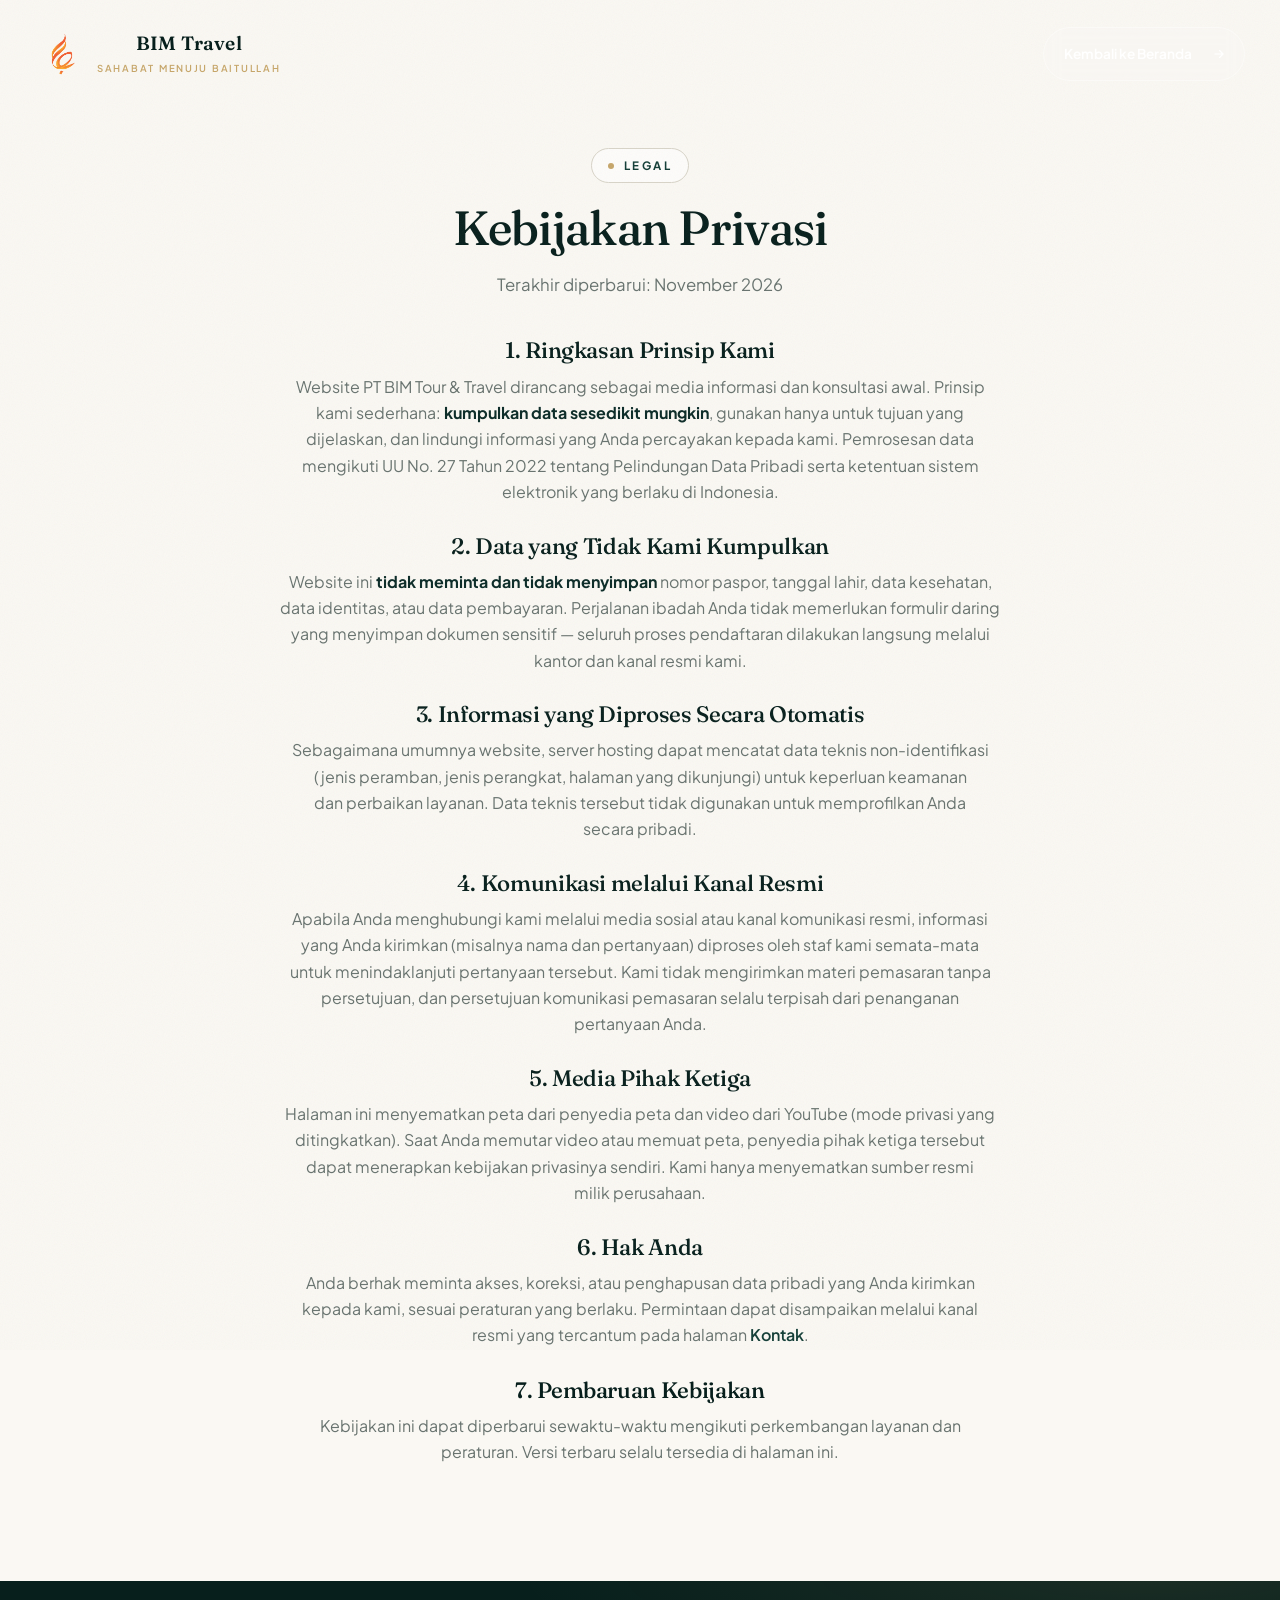
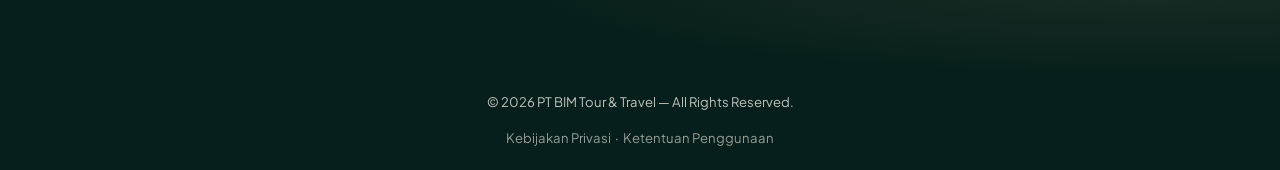
<file: kebijakan-privasi.html>
<!DOCTYPE html>
<html lang="id">
<head>
  <meta charset="UTF-8">
  <meta name="viewport" content="width=device-width, initial-scale=1.0, viewport-fit=cover">
  <title>Kebijakan Privasi | PT BIM Tour &amp; Travel</title>
  <meta name="description" content="Kebijakan privasi website PT BIM Tour & Travel — bagaimana informasi pengunjung diperlakukan, prinsip minimisasi data, dan hak pengguna.">
  <meta name="robots" content="index, follow">
  <link rel="canonical" href="https://bimtravel.co.id/kebijakan-privasi.html">
  <link rel="icon" type="image/png" sizes="32x32" href="assets/img/favicon-32.png">
  <link rel="preconnect" href="https://fonts.googleapis.com">
  <link rel="preconnect" href="https://fonts.gstatic.com" crossorigin>
  <link href="https://fonts.googleapis.com/css2?family=Fraunces:ital,opsz,wght@0,9..144,300..700;1,9..144,300..700&family=Plus+Jakarta+Sans:ital,wght@0,300..800;1,300..800&display=swap" rel="stylesheet">
  <link rel="stylesheet" href="assets/css/style.css">
</head>
<body>
  <a class="skip-link" href="#konten-utama">Langsung ke konten utama</a>
  <div class="grain" aria-hidden="true"></div>

  <header class="site-header" data-header>
    <div class="header-shell">
      <a class="brand" href="index.html" aria-label="BIM Travel — beranda">
        <img src="assets/img/brand/logo-mark.png" alt="" width="44" height="44">
        <span>
          <span class="brand-name">BIM Travel</span>
          <span class="brand-sub">Sahabat Menuju Baitullah</span>
        </span>
      </a>
      <span class="header-cta">
        <a class="btn btn--ghost btn--sm" href="index.html#kontak">
          Kembali ke Beranda
          <span class="btn-ico" aria-hidden="true">
            <svg width="14" height="14" viewBox="0 0 24 24" fill="none" stroke="currentColor" stroke-width="2" stroke-linecap="round" stroke-linejoin="round"><path d="M5 12h14M13 6l6 6-6 6"/></svg>
          </span>
        </a>
      </span>
      <button class="nav-toggle" type="button" aria-expanded="false" aria-controls="menu-mobile" aria-label="Buka menu" onclick="window.location.href='index.html'" title="Kembali ke beranda">
        <span class="bar" aria-hidden="true" style="transform:translate(-50%,-50%) rotate(45deg)"></span>
        <span class="bar" aria-hidden="true" style="transform:translate(-50%,-50%) rotate(-45deg)"></span>
      </button>
    </div>
  </header>

  <main id="konten-utama">
    <section class="section" style="padding-top: calc(var(--header-h) + 64px)">
      <div class="container" style="max-width: 860px">
        <p class="eyebrow">Legal</p>
        <h1 class="section-title" style="margin-top:18px">Kebijakan Privasi</h1>
        <p class="section-lead" style="margin-top:16px">Terakhir diperbarui: November 2026</p>

        <div style="margin-top:40px; display:grid; gap:28px; color:var(--text)">
          <div>
            <h2 style="font-size:1.4rem; color:var(--emerald-950)">1. Ringkasan Prinsip Kami</h2>
            <p style="margin-top:10px; color:var(--muted)">Website PT BIM Tour &amp; Travel dirancang sebagai media informasi dan konsultasi awal. Prinsip kami sederhana: <strong style="color:var(--emerald-900)">kumpulkan data sesedikit mungkin</strong>, gunakan hanya untuk tujuan yang dijelaskan, dan lindungi informasi yang Anda percayakan kepada kami. Pemrosesan data mengikuti UU No. 27 Tahun 2022 tentang Pelindungan Data Pribadi serta ketentuan sistem elektronik yang berlaku di Indonesia.</p>
          </div>
          <div>
            <h2 style="font-size:1.4rem; color:var(--emerald-950)">2. Data yang Tidak Kami Kumpulkan</h2>
            <p style="margin-top:10px; color:var(--muted)">Website ini <strong style="color:var(--emerald-900)">tidak meminta dan tidak menyimpan</strong> nomor paspor, tanggal lahir, data kesehatan, data identitas, atau data pembayaran. Perjalanan ibadah Anda tidak memerlukan formulir daring yang menyimpan dokumen sensitif — seluruh proses pendaftaran dilakukan langsung melalui kantor dan kanal resmi kami.</p>
          </div>
          <div>
            <h2 style="font-size:1.4rem; color:var(--emerald-950)">3. Informasi yang Diproses Secara Otomatis</h2>
            <p style="margin-top:10px; color:var(--muted)">Sebagaimana umumnya website, server hosting dapat mencatat data teknis non-identifikasi (jenis peramban, jenis perangkat, halaman yang dikunjungi) untuk keperluan keamanan dan perbaikan layanan. Data teknis tersebut tidak digunakan untuk memprofilkan Anda secara pribadi.</p>
          </div>
          <div>
            <h2 style="font-size:1.4rem; color:var(--emerald-950)">4. Komunikasi melalui Kanal Resmi</h2>
            <p style="margin-top:10px; color:var(--muted)">Apabila Anda menghubungi kami melalui media sosial atau kanal komunikasi resmi, informasi yang Anda kirimkan (misalnya nama dan pertanyaan) diproses oleh staf kami semata-mata untuk menindaklanjuti pertanyaan tersebut. Kami tidak mengirimkan materi pemasaran tanpa persetujuan, dan persetujuan komunikasi pemasaran selalu terpisah dari penanganan pertanyaan Anda.</p>
          </div>
          <div>
            <h2 style="font-size:1.4rem; color:var(--emerald-950)">5. Media Pihak Ketiga</h2>
            <p style="margin-top:10px; color:var(--muted)">Halaman ini menyematkan peta dari penyedia peta dan video dari YouTube (mode privasi yang ditingkatkan). Saat Anda memutar video atau memuat peta, penyedia pihak ketiga tersebut dapat menerapkan kebijakan privasinya sendiri. Kami hanya menyematkan sumber resmi milik perusahaan.</p>
          </div>
          <div>
            <h2 style="font-size:1.4rem; color:var(--emerald-950)">6. Hak Anda</h2>
            <p style="margin-top:10px; color:var(--muted)">Anda berhak meminta akses, koreksi, atau penghapusan data pribadi yang Anda kirimkan kepada kami, sesuai peraturan yang berlaku. Permintaan dapat disampaikan melalui kanal resmi yang tercantum pada halaman <a class="text-link" href="index.html#kontak">Kontak</a>.</p>
          </div>
          <div>
            <h2 style="font-size:1.4rem; color:var(--emerald-950)">7. Pembaruan Kebijakan</h2>
            <p style="margin-top:10px; color:var(--muted)">Kebijakan ini dapat diperbarui sewaktu-waktu mengikuti perkembangan layanan dan peraturan. Versi terbaru selalu tersedia di halaman ini.</p>
          </div>
        </div>
      </div>
    </section>
  </main>

  <footer class="site-footer">
    <div class="footer-bottom" style="border-top:0">
      <div class="container row">
        <p>© <span data-year>2026</span> PT BIM Tour &amp; Travel — All Rights Reserved.</p>
        <p>
          <a href="kebijakan-privasi.html">Kebijakan Privasi</a> &nbsp;·&nbsp;
          <a href="ketentuan-penggunaan.html">Ketentuan Penggunaan</a>
        </p>
      </div>
    </div>
  </footer>

  <script src="assets/js/main.js" defer></script>
</body>
</html>
</file>
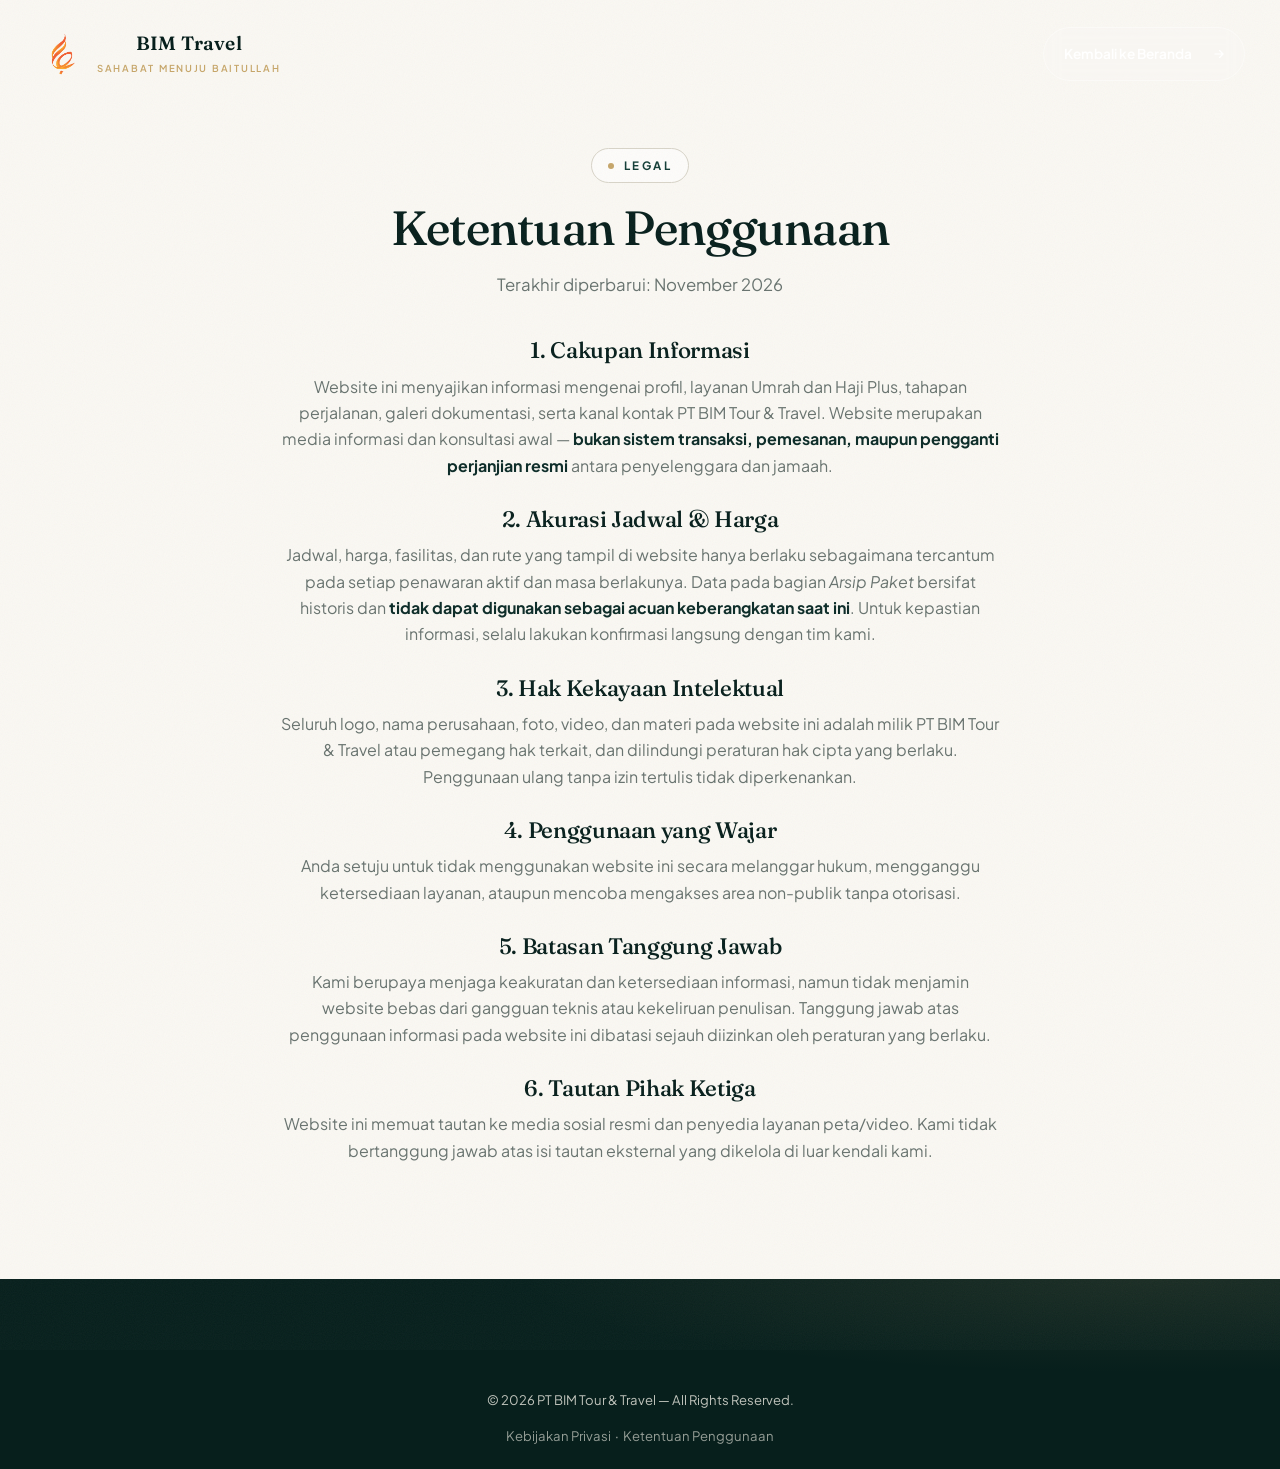
<file: ketentuan-penggunaan.html>
<!DOCTYPE html>
<html lang="id">
<head>
  <meta charset="UTF-8">
  <meta name="viewport" content="width=device-width, initial-scale=1.0, viewport-fit=cover">
  <title>Ketentuan Penggunaan | PT BIM Tour &amp; Travel</title>
  <meta name="description" content="Ketentuan penggunaan website PT BIM Tour & Travel — cakupan informasi, hak kekayaan intelektual, dan batasan tanggung jawab.">
  <meta name="robots" content="index, follow">
  <link rel="canonical" href="https://bimtravel.co.id/ketentuan-penggunaan.html">
  <link rel="icon" type="image/png" sizes="32x32" href="assets/img/favicon-32.png">
  <link rel="preconnect" href="https://fonts.googleapis.com">
  <link rel="preconnect" href="https://fonts.gstatic.com" crossorigin>
  <link href="https://fonts.googleapis.com/css2?family=Fraunces:ital,opsz,wght@0,9..144,300..700;1,9..144,300..700&family=Plus+Jakarta+Sans:ital,wght@0,300..800;1,300..800&display=swap" rel="stylesheet">
  <link rel="stylesheet" href="assets/css/style.css">
</head>
<body>
  <a class="skip-link" href="#konten-utama">Langsung ke konten utama</a>
  <div class="grain" aria-hidden="true"></div>

  <header class="site-header" data-header>
    <div class="header-shell">
      <a class="brand" href="index.html" aria-label="BIM Travel — beranda">
        <img src="assets/img/brand/logo-mark.png" alt="" width="44" height="44">
        <span>
          <span class="brand-name">BIM Travel</span>
          <span class="brand-sub">Sahabat Menuju Baitullah</span>
        </span>
      </a>
      <span class="header-cta">
        <a class="btn btn--ghost btn--sm" href="index.html#kontak">
          Kembali ke Beranda
          <span class="btn-ico" aria-hidden="true">
            <svg width="14" height="14" viewBox="0 0 24 24" fill="none" stroke="currentColor" stroke-width="2" stroke-linecap="round" stroke-linejoin="round"><path d="M5 12h14M13 6l6 6-6 6"/></svg>
          </span>
        </a>
      </span>
      <button class="nav-toggle" type="button" aria-expanded="false" aria-controls="menu-mobile" aria-label="Buka menu" onclick="window.location.href='index.html'" title="Kembali ke beranda">
        <span class="bar" aria-hidden="true" style="transform:translate(-50%,-50%) rotate(45deg)"></span>
        <span class="bar" aria-hidden="true" style="transform:translate(-50%,-50%) rotate(-45deg)"></span>
      </button>
    </div>
  </header>

  <main id="konten-utama">
    <section class="section" style="padding-top: calc(var(--header-h) + 64px)">
      <div class="container" style="max-width: 860px">
        <p class="eyebrow">Legal</p>
        <h1 class="section-title" style="margin-top:18px">Ketentuan Penggunaan</h1>
        <p class="section-lead" style="margin-top:16px">Terakhir diperbarui: November 2026</p>

        <div style="margin-top:40px; display:grid; gap:28px; color:var(--text)">
          <div>
            <h2 style="font-size:1.4rem; color:var(--emerald-950)">1. Cakupan Informasi</h2>
            <p style="margin-top:10px; color:var(--muted)">Website ini menyajikan informasi mengenai profil, layanan Umrah dan Haji Plus, tahapan perjalanan, galeri dokumentasi, serta kanal kontak PT BIM Tour &amp; Travel. Website merupakan media informasi dan konsultasi awal — <strong style="color:var(--emerald-900)">bukan sistem transaksi, pemesanan, maupun pengganti perjanjian resmi</strong> antara penyelenggara dan jamaah.</p>
          </div>
          <div>
            <h2 style="font-size:1.4rem; color:var(--emerald-950)">2. Akurasi Jadwal &amp; Harga</h2>
            <p style="margin-top:10px; color:var(--muted)">Jadwal, harga, fasilitas, dan rute yang tampil di website hanya berlaku sebagaimana tercantum pada setiap penawaran aktif dan masa berlakunya. Data pada bagian <em>Arsip Paket</em> bersifat historis dan <strong style="color:var(--emerald-900)">tidak dapat digunakan sebagai acuan keberangkatan saat ini</strong>. Untuk kepastian informasi, selalu lakukan konfirmasi langsung dengan tim kami.</p>
          </div>
          <div>
            <h2 style="font-size:1.4rem; color:var(--emerald-950)">3. Hak Kekayaan Intelektual</h2>
            <p style="margin-top:10px; color:var(--muted)">Seluruh logo, nama perusahaan, foto, video, dan materi pada website ini adalah milik PT BIM Tour &amp; Travel atau pemegang hak terkait, dan dilindungi peraturan hak cipta yang berlaku. Penggunaan ulang tanpa izin tertulis tidak diperkenankan.</p>
          </div>
          <div>
            <h2 style="font-size:1.4rem; color:var(--emerald-950)">4. Penggunaan yang Wajar</h2>
            <p style="margin-top:10px; color:var(--muted)">Anda setuju untuk tidak menggunakan website ini secara melanggar hukum, mengganggu ketersediaan layanan, ataupun mencoba mengakses area non-publik tanpa otorisasi.</p>
          </div>
          <div>
            <h2 style="font-size:1.4rem; color:var(--emerald-950)">5. Batasan Tanggung Jawab</h2>
            <p style="margin-top:10px; color:var(--muted)">Kami berupaya menjaga keakuratan dan ketersediaan informasi, namun tidak menjamin website bebas dari gangguan teknis atau kekeliruan penulisan. Tanggung jawab atas penggunaan informasi pada website ini dibatasi sejauh diizinkan oleh peraturan yang berlaku.</p>
          </div>
          <div>
            <h2 style="font-size:1.4rem; color:var(--emerald-950)">6. Tautan Pihak Ketiga</h2>
            <p style="margin-top:10px; color:var(--muted)">Website ini memuat tautan ke media sosial resmi dan penyedia layanan peta/video. Kami tidak bertanggung jawab atas isi tautan eksternal yang dikelola di luar kendali kami.</p>
          </div>
        </div>
      </div>
    </section>
  </main>

  <footer class="site-footer">
    <div class="footer-bottom" style="border-top:0">
      <div class="container row">
        <p>© <span data-year>2026</span> PT BIM Tour &amp; Travel — All Rights Reserved.</p>
        <p>
          <a href="kebijakan-privasi.html">Kebijakan Privasi</a> &nbsp;·&nbsp;
          <a href="ketentuan-penggunaan.html">Ketentuan Penggunaan</a>
        </p>
      </div>
    </div>
  </footer>

  <script src="assets/js/main.js" defer></script>
</body>
</html>
</file>
<file: assets/css/style.css>
/* ==========================================================================
   BIM TRAVEL — PT BIM Tour & Travel
   Design System · Editorial Luxury (UIRD v1.0)
   Palette  : Deep Emerald #123D36 · Champagne #C6A66A · Warm Ivory #FAF8F3
   Type     : Fraunces (display serif) · Plus Jakarta Sans (UI/body)
   ========================================================================== */

/* ---------- 1. Tokens ---------------------------------------------------- */
:root {
  /* Brand palette (UIRD §2) */
  --emerald-950: #071F1C;
  --emerald-900: #0B2B27;
  --emerald-800: #123D36;
  --emerald-700: #1A5147;
  --emerald-600: #23665A;
  --champagne-500: #C6A66A;
  --champagne-400: #D4BA85;
  --champagne-300: #E2CFa3;
  --champagne-100: #F2E8D2;
  --ivory: #FAF8F3;
  --ivory-deep: #F4F1E8;
  --surface: #FFFFFF;
  --text: #202826;
  --muted: #68736F;
  --muted-2: #8B948F;
  --border: #E7E4DC;
  --border-strong: #D8D4C8;

  /* Semantic */
  --bg: var(--ivory);
  --header-h: 84px;
  --header-h-compact: 68px;

  /* Type scale (fluid) */
  --fs-hero: clamp(1.25rem, 7vw, 4rem);
  --fs-h2: clamp(1.9rem, 1.2rem + 2.4vw, 3rem);
  --fs-h3: clamp(1.25rem, 1.05rem + 0.8vw, 1.6rem);
  --fs-body: 1rem;
  --fs-small: 0.875rem;
  --fs-eyebrow: 0.72rem;

  /* Motion */
  --ease-out: cubic-bezier(0.32, 0.72, 0, 1);
  --ease-spring: cubic-bezier(0.34, 1.56, 0.64, 1);
  --dur-fast: 180ms;
  --dur-med: 240ms;
  --dur-slow: 700ms;

  /* Depth */
  --ring-hairline: 0 0 0 1px rgba(11, 43, 39, 0.06);
  --shadow-soft: 0 24px 48px -24px rgba(11, 43, 39, 0.22);
  --shadow-ambient: 0 12px 32px -16px rgba(11, 43, 39, 0.14);
  --shadow-lift: 0 32px 64px -28px rgba(11, 43, 39, 0.32);

  --radius-card: 20px;
  --radius-inner: 14px;
  --radius-shell: 26px;
}

/* ---------- 2. Reset & base --------------------------------------------- */
*, *::before, *::after { box-sizing: border-box; }
* { margin: 0; }

html {
  scroll-behavior: smooth;
  -webkit-text-size-adjust: 100%;
}

body {
  font-family: "Plus Jakarta Sans", "Segoe UI", system-ui, sans-serif;
  font-size: var(--fs-body);
  line-height: 1.65;
  text-align: center;
  color: var(--text);
  background: var(--bg);
  -webkit-font-smoothing: antialiased;
  overflow-x: clip;
}

img, svg, video, iframe { display: block; max-width: 100%; }
img { height: auto; }

h1, h2, h3, h4 {
  font-family: "Fraunces", Georgia, serif;
  font-weight: 500;
  line-height: 1.12;
  letter-spacing: -0.015em;
  text-wrap: balance;
}

p { text-wrap: pretty; }

a { color: inherit; }

button {
  font: inherit;
  color: inherit;
  background: none;
  border: 0;
  cursor: pointer;
}

ul[role="list"], ol[role="list"] { list-style: none; padding: 0; }

::selection { background: var(--champagne-100); color: var(--emerald-900); }

/* Focus — WCAG 2.2: selalu terlihat */
:focus-visible {
  outline: 2px solid var(--champagne-500);
  outline-offset: 3px;
  border-radius: 4px;
}

/* Skip link */
.skip-link {
  position: fixed;
  top: 12px; left: 12px;
  z-index: 200;
  padding: 12px 20px;
  background: var(--emerald-900);
  color: #fff;
  border-radius: 999px;
  font-weight: 600;
  text-decoration: none;
  transform: translateY(-200%);
  transition: transform var(--dur-fast) var(--ease-out);
}
.skip-link:focus-visible { transform: translateY(0); }

/* Film grain — fixed, non-interactive */
.grain {
  position: fixed;
  inset: -50%;
  z-index: 90;
  pointer-events: none;
  opacity: 0.05;
  background-image: url("data:image/svg+xml,%3Csvg xmlns='http://www.w3.org/2000/svg' width='240' height='240'%3E%3Cfilter id='n'%3E%3CfeTurbulence type='fractalNoise' baseFrequency='0.9' numOctaves='2' stitchTiles='stitch'/%3E%3C/filter%3E%3Crect width='100%25' height='100%25' filter='url(%23n)'/%3E%3C/svg%3E");
}

/* ---------- 3. Layout primitives ---------------------------------------- */
.container {
  width: min(1240px, 100% - 48px);
  margin-inline: auto;
}

.section {
  padding-block: clamp(72px, 9vw, 128px);
  scroll-margin-top: calc(var(--header-h) + 24px);
}
.section p { max-width: 60ch; margin-inline: auto; }

.section--ivory { background: var(--ivory); }
.section--white { background: var(--surface); }
.section--dark {
  background:
    radial-gradient(120% 90% at 85% -10%, rgba(198, 166, 106, 0.12), transparent 55%),
    linear-gradient(160deg, var(--emerald-900), var(--emerald-950));
  color: #F4F1E8;
}

.section-head {
  max-width: 720px;
  margin-inline: auto;
  margin-bottom: clamp(36px, 5vw, 64px);
  text-align: center;
}
.section-head--center { margin-inline: auto; text-align: center; }

.eyebrow {
  display: inline-flex;
  align-items: center;
  gap: 10px;
  padding: 7px 16px;
  border: 1px solid var(--border-strong);
  border-radius: 999px;
  background: rgba(255, 255, 255, 0.6);
  font-size: var(--fs-eyebrow);
  font-weight: 700;
  letter-spacing: 0.22em;
  text-transform: uppercase;
  color: var(--emerald-800);
}
.eyebrow::before {
  content: "";
  width: 6px; height: 6px;
  border-radius: 50%;
  background: var(--champagne-500);
}
.section--dark .eyebrow {
  border-color: rgba(198, 166, 106, 0.35);
  background: rgba(198, 166, 106, 0.08);
  color: var(--champagne-400);
}

.section-title { margin-top: 18px; font-size: var(--fs-h2); color: var(--emerald-950); text-align: center; }
.section--dark .section-title { color: #FFFFFF; text-align: center; }

.section-lead {
  margin-top: 16px;
  margin-inline: auto;
  color: var(--muted);
  font-size: 1.05rem;
  max-width: 60ch;
  text-align: center;
}
.section-head--center .section-lead { margin-inline: auto; text-align: center; }
.section--dark .section-lead { color: rgba(244, 241, 232, 0.72); text-align: center; }

/* ---------- 4. Buttons --------------------------------------------------- */
.btn {
  position: relative;
  display: inline-flex;
  align-items: center;
  gap: 12px;
  padding: 14px 12px 14px 26px;
  border-radius: 999px;
  font-weight: 600;
  font-size: 0.95rem;
  line-height: 1;
  text-decoration: none;
  white-space: nowrap;
  transition:
    transform var(--dur-fast) var(--ease-out),
    background-color var(--dur-med) var(--ease-out),
    box-shadow var(--dur-med) var(--ease-out),
    color var(--dur-med) var(--ease-out);
}
.btn:active { transform: scale(0.97); }

.btn .btn-ico {
  display: grid;
  place-items: center;
  width: 34px; height: 34px;
  border-radius: 50%;
  flex: none;
  transition: transform var(--dur-med) var(--ease-spring);
}
.btn:hover .btn-ico { transform: translateX(3px); }

.btn--primary {
  background: var(--emerald-800);
  color: #fff;
  box-shadow: var(--shadow-ambient);
}
.btn--primary .btn-ico { background: rgba(255, 255, 255, 0.14); }
.btn--primary:hover {
  background: var(--emerald-700);
  box-shadow: var(--shadow-soft);
}

.btn--gold {
  background: var(--champagne-500);
  color: var(--emerald-950);
  box-shadow: var(--shadow-ambient);
}
.btn--gold .btn-ico { background: rgba(11, 43, 39, 0.12); }
.btn--gold:hover { background: var(--champagne-400); box-shadow: var(--shadow-soft); }

.btn--ghost {
  padding: 13px 24px;
  border: 1px solid rgba(255, 255, 255, 0.38);
  color: #fff;
  backdrop-filter: blur(8px);
  background: rgba(255, 255, 255, 0.08);
}
.btn--ghost:hover { background: rgba(255, 255, 255, 0.16); }

.btn--outline {
  padding: 13px 24px;
  border: 1px solid var(--border-strong);
  color: var(--emerald-900);
  background: transparent;
}
.btn--outline:hover { border-color: var(--emerald-800); background: rgba(18, 61, 54, 0.05); }

.btn--sm { padding: 11px 10px 11px 20px; font-size: 0.85rem; }
.btn--sm .btn-ico { width: 30px; height: 30px; }

.text-link {
  display: inline-flex;
  align-items: center;
  gap: 8px;
  font-weight: 600;
  color: var(--emerald-800);
  text-decoration: none;
  border-bottom: 1px solid transparent;
  transition: color var(--dur-fast) var(--ease-out), gap var(--dur-med) var(--ease-out);
}
.text-link:hover { gap: 12px; color: var(--emerald-600); }

/* ---------- 5. Header / nav (Fluid Island) ------------------------------- */
.site-header {
  position: fixed;
  inset-inline: 0;
  top: 0;
  z-index: 100;
  padding-top: 14px;
  transition: padding var(--dur-med) var(--ease-out);
}
.header-shell {
  display: flex;
  align-items: center;
  gap: 20px;
  width: min(1240px, 100% - 32px);
  margin-inline: auto;
  padding: 12px 14px 12px 20px;
  border-radius: 999px;
  border: 1px solid transparent;
  transition:
    background-color var(--dur-med) var(--ease-out),
    border-color var(--dur-med) var(--ease-out),
    box-shadow var(--dur-med) var(--ease-out);
}
.site-header.is-scrolled .header-shell {
  background: rgba(250, 248, 243, 0.82);
  -webkit-backdrop-filter: blur(18px);
  backdrop-filter: blur(18px);
  border-color: rgba(11, 43, 39, 0.08);
  box-shadow: var(--shadow-ambient);
}

.brand {
  display: inline-flex;
  align-items: center;
  gap: 12px;
  text-decoration: none;
  margin-right: auto;
}
.brand img { width: 44px; height: 44px; object-fit: contain; }
.brand .brand-name {
  font-family: "Fraunces", Georgia, serif;
  font-size: 1.2rem;
  font-weight: 600;
  color: var(--emerald-950);
  line-height: 1;
  letter-spacing: 0.01em;
}
.brand .brand-sub {
  display: block;
  font-family: "Plus Jakarta Sans", sans-serif;
  font-size: 0.6rem;
  font-weight: 600;
  letter-spacing: 0.18em;
  text-transform: uppercase;
  color: var(--champagne-500);
  margin-top: 4px;
}

.nav-desktop ul {
  display: flex;
  align-items: center;
  gap: 4px;
  list-style: none;
  padding: 0;
  margin: 0;
}
.nav-desktop a {
  display: inline-block;
  padding: 9px 16px;
  border-radius: 999px;
  font-size: 0.9rem;
  font-weight: 600;
  color: var(--emerald-950);
  text-decoration: none;
  transition: background-color var(--dur-fast) var(--ease-out), color var(--dur-fast) var(--ease-out);
}
.nav-desktop a:hover { background: rgba(18, 61, 54, 0.08); }
.nav-desktop a.is-active {
  background: var(--emerald-800);
  color: #fff;
}

.header-cta { display: inline-flex; }
.site-header.is-scrolled .header-cta .btn--ghost {
  background: var(--emerald-800);
  border-color: var(--emerald-800);
}
.header-cta .btn--ghost:hover { background: var(--emerald-700); border-color: var(--emerald-700); }

/* Hamburger */
.nav-toggle {
  display: none;
  position: relative;
  width: 46px; height: 46px;
  border-radius: 50%;
  background: var(--emerald-800);
  flex: none;
}
.nav-toggle .bar {
  position: absolute;
  left: 50%; top: 50%;
  width: 20px; height: 1.8px;
  border-radius: 2px;
  background: #fff;
  transition: transform var(--dur-med) var(--ease-out), opacity var(--dur-fast);
}
.nav-toggle .bar:nth-child(1) { transform: translate(-50%, calc(-50% - 5px)); }
.nav-toggle .bar:nth-child(2) { transform: translate(-50%, calc(-50% + 5px)); }
.nav-toggle[aria-expanded="true"] .bar:nth-child(1) { transform: translate(-50%, -50%) rotate(45deg); }
.nav-toggle[aria-expanded="true"] .bar:nth-child(2) { transform: translate(-50%, -50%) rotate(-45deg); }

/* Mobile drawer */
.nav-mobile {
  position: fixed;
  inset: 0;
  z-index: 99;
  display: grid;
  grid-template-rows: auto 1fr auto;
  padding: calc(var(--header-h-compact) + 24px) 24px 32px;
  background: rgba(7, 31, 28, 0.9);
  -webkit-backdrop-filter: blur(24px);
  backdrop-filter: blur(24px);
  color: #fff;
  opacity: 0;
  visibility: hidden;
  transition: opacity var(--dur-med) var(--ease-out), visibility 0s linear var(--dur-med);
}
.nav-mobile.is-open { opacity: 1; visibility: visible; transition-delay: 0s; }
.nav-mobile ul { list-style: none; padding: 0; margin: 0; align-self: center; }
.nav-mobile li {
  transform: translateY(24px);
  opacity: 0;
  transition: transform var(--dur-slow) var(--ease-out), opacity var(--dur-slow) var(--ease-out);
}
.nav-mobile.is-open li { transform: none; opacity: 1; }
.nav-mobile.is-open li:nth-child(1) { transition-delay: 60ms; }
.nav-mobile.is-open li:nth-child(2) { transition-delay: 110ms; }
.nav-mobile.is-open li:nth-child(3) { transition-delay: 160ms; }
.nav-mobile.is-open li:nth-child(4) { transition-delay: 210ms; }
.nav-mobile.is-open li:nth-child(5) { transition-delay: 260ms; }
.nav-mobile.is-open li:nth-child(6) { transition-delay: 310ms; }
.nav-mobile.is-open li:nth-child(7) { transition-delay: 360ms; }
.nav-mobile.is-open li:nth-child(8) { transition-delay: 410ms; }
.nav-mobile > ul a {
  display: block;
  padding: 12px 4px;
  font-family: "Fraunces", Georgia, serif;
  font-size: clamp(1.2rem, 5vw, 1.6rem);
  font-weight: 500;
  color: #fff;
  text-decoration: none;
  border-bottom: 1px solid rgba(255, 255, 255, 0.08);
}
.nav-mobile > ul a span {
  font-family: "Plus Jakarta Sans", sans-serif;
  font-size: 0.6rem;
  font-weight: 600;
  letter-spacing: 0.2em;
  color: var(--champagne-400);
  margin-right: 10px;
  vertical-align: middle;
}
.nav-mobile-foot {
  display: flex;
  flex-direction: column;
  gap: 18px;
  align-items: center;
}
.nav-mobile-foot .socials { margin-left: 2px; }

/* ---------- 6. Socials ---------------------------------------------------- */
.socials {
  display: flex;
  align-items: center;
  gap: 10px;
  list-style: none;
  padding: 0; margin: 0;
}
.socials a {
  display: grid;
  place-items: center;
  width: 42px; height: 42px;
  border-radius: 50%;
  border: 1px solid rgba(11, 43, 39, 0.14);
  color: var(--emerald-900);
  transition: background-color var(--dur-fast) var(--ease-out), color var(--dur-fast) var(--ease-out),
    border-color var(--dur-fast) var(--ease-out), transform var(--dur-fast) var(--ease-spring);
}
.socials a:hover { background: var(--emerald-800); border-color: var(--emerald-800); color: #fff; transform: translateY(-2px); }
.section--dark .socials a, .socials--light a {
  border-color: rgba(255, 255, 255, 0.22);
  color: #fff;
}
.section--dark .socials a:hover, .socials--light a:hover { background: var(--champagne-500); border-color: var(--champagne-500); color: var(--emerald-950); }

/* ---------- 7. Hero ------------------------------------------------------- */
.hero {
  position: relative;
  min-height: min(100dvh, 860px);
  display: flex;
  flex-direction: column;
  justify-content: flex-end;
  padding: calc(var(--header-h) + 40px) 0 200px;
  color: #fff;
  isolation: isolate;
}
.hero-bg {
  position: absolute;
  inset: 0;
  z-index: -2;
  overflow: clip;
}
.hero-bg img {
  width: 100%; height: 100%;
  object-fit: cover;
  object-position: center 62%;
  animation: heroZoom 22s var(--ease-out) forwards;
}
@keyframes heroZoom { from { transform: scale(1.08); } to { transform: scale(1); } }
.hero-bg::after {
  content: "";
  position: absolute;
  inset: 0;
  background:
    linear-gradient(to bottom, rgba(7, 31, 28, 0.62) 0%, rgba(7, 31, 28, 0.18) 42%, rgba(7, 31, 28, 0.78) 100%),
    radial-gradient(90% 70% at 18% 78%, rgba(7, 31, 28, 0.55), transparent 60%);
}

.hero-inner {
  max-width: 880px;
  margin-inline: auto;
  text-align: center;
}
.hero-eyebrow {
  display: inline-flex;
  align-items: center;
  gap: 10px;
  padding: 8px 18px;
  border-radius: 999px;
  border: 1px solid rgba(255, 255, 255, 0.28);
  background: rgba(255, 255, 255, 0.1);
  -webkit-backdrop-filter: blur(10px);
  backdrop-filter: blur(10px);
  font-size: var(--fs-eyebrow);
  font-weight: 700;
  letter-spacing: 0.24em;
  text-transform: uppercase;
}
.hero-eyebrow::before {
  content: "✦";
  color: var(--champagne-400);
  font-size: 0.8rem;
  letter-spacing: 0;
}
.hero h1 {
  margin-top: 22px;
  font-size: var(--fs-hero);
  font-weight: 550;
  color: #fff;
  white-space: nowrap;
}
.hero h1 .accent { color: var(--champagne-400); font-style: italic; font-weight: 480; }
.hero-tagline {
  display: flex;
  align-items: center;
  gap: 14px;
  margin-top: 20px;
  font-family: "Fraunces", Georgia, serif;
  font-size: clamp(1.15rem, 0.9rem + 1vw, 1.5rem);
  color: rgba(255, 255, 255, 0.92);
  justify-content: center;
}
.hero-tagline::before, .hero-tagline::after {
  content: "";
  height: 1px;
  width: clamp(28px, 6vw, 64px);
  background: linear-gradient(90deg, transparent, rgba(198, 166, 106, 0.9));
}
.hero-tagline::after { background: linear-gradient(90deg, rgba(198, 166, 106, 0.9), transparent); }
.hero-actions {
  display: flex;
  flex-wrap: wrap;
  gap: 14px;
  margin-top: 34px;
  justify-content: center;
}

/* Countdown card — mengambang menembus tepi hero */
.countdown-wrap { position: relative; margin-top: -150px; z-index: 5; }
.countdown {
  display: grid;
  grid-template-columns: 1.25fr repeat(4, 1fr);
  align-items: stretch;
  gap: 0;
  padding: 10px;
  border-radius: var(--radius-shell);
  border: 1px solid rgba(11, 43, 39, 0.07);
  background: rgba(255, 255, 255, 0.72);
  -webkit-backdrop-filter: blur(20px);
  backdrop-filter: blur(20px);
  box-shadow: var(--shadow-lift);
}
.countdown-label {
  display: flex;
  flex-direction: column;
  justify-content: center;
  gap: 6px;
  padding: 18px 22px;
}
.countdown-label strong {
  font-family: "Fraunces", Georgia, serif;
  font-size: 1.05rem;
  font-weight: 600;
  color: var(--emerald-950);
  line-height: 1.3;
}
.countdown-label small { color: var(--muted); font-size: 0.78rem; }
.cd-cell {
  display: grid;
  place-content: center;
  text-align: center;
  padding: 16px 8px;
  border-left: 1px solid rgba(11, 43, 39, 0.08);
}
.cd-num {
  font-family: "Fraunces", Georgia, serif;
  font-size: clamp(1.7rem, 1.2rem + 1.6vw, 2.4rem);
  font-weight: 550;
  color: var(--emerald-800);
  font-variant-numeric: tabular-nums;
}
.cd-cap {
  font-size: 0.66rem;
  font-weight: 700;
  letter-spacing: 0.16em;
  text-transform: uppercase;
  color: var(--muted-2);
  margin-top: 2px;
}
.countdown.is-pending { grid-template-columns: 1fr; }
.countdown-pending {
  display: flex;
  flex-direction: column;
  align-items: center;
  gap: 14px;
  padding: 20px 24px;
  color: var(--emerald-950);
}
.countdown-pending svg { flex: none; color: var(--champagne-500); }
.countdown-pending strong { display: block; font-family: "Fraunces", Georgia, serif; font-size: 1.05rem; }
.countdown-pending small { color: var(--muted); }

/* ---------- 8. Double-bezel cards (umum) ---------------------------------- */
.shell {
  padding: 10px;
  border-radius: var(--radius-shell);
  background: rgba(11, 43, 39, 0.045);
  box-shadow: var(--ring-hairline);
}
.core {
  border-radius: calc(var(--radius-shell) - 8px);
  background: var(--surface);
  box-shadow: inset 0 1px 0 rgba(255, 255, 255, 0.6);
  overflow: hidden;
  height: 100%;
}

/* ---------- 9. Profil & Visi-Misi ----------------------------------------- */
.profil-grid {
  display: grid;
  grid-template-columns: 0.9fr 1.1fr;
  gap: clamp(32px, 5vw, 72px);
  align-items: start;
}
.visi-card {
  padding: clamp(28px, 3vw, 40px);
  border-radius: var(--radius-shell);
  background:
    radial-gradient(120% 120% at 100% 0%, rgba(198, 166, 106, 0.14), transparent 50%),
    linear-gradient(155deg, var(--emerald-800), var(--emerald-950));
  color: #fff;
  box-shadow: var(--shadow-lift);
  position: relative;
}
.visi-card .q {
  font-family: "Fraunces", Georgia, serif;
  font-size: 4.6rem;
  line-height: 0.6;
  color: var(--champagne-400);
  opacity: 0.85;
}
.visi-card h3 {
  margin-top: 16px;
  font-size: 0.8rem;
  font-family: "Plus Jakarta Sans", sans-serif;
  font-weight: 700;
  letter-spacing: 0.28em;
  text-transform: uppercase;
  color: var(--champagne-400);
}
.visi-card p {
  margin-top: 14px;
  font-family: "Fraunces", Georgia, serif;
  font-size: clamp(1.25rem, 1rem + 1vw, 1.7rem);
  line-height: 1.4;
  font-weight: 450;
}
.misi-list {
  list-style: none;
  padding: 0;
  margin: 0;
  display: grid;
  gap: 14px;
}
.misi-list li {
  display: grid;
  grid-template-columns: 1fr;
  gap: 14px;
  justify-items: center;
  padding: 20px 24px;
  background: var(--surface);
  border: 1px solid var(--border);
  border-radius: var(--radius-inner);
  transition: border-color var(--dur-med) var(--ease-out), box-shadow var(--dur-med) var(--ease-out), transform var(--dur-med) var(--ease-out);
}
.misi-list li:hover {
  border-color: rgba(198, 166, 106, 0.5);
  box-shadow: var(--shadow-ambient);
  transform: translateY(-2px);
}
.misi-num {
  font-family: "Fraunces", Georgia, serif;
  font-size: 1.05rem;
  font-weight: 600;
  color: var(--champagne-500);
  padding: 6px 12px;
  border: 1px solid rgba(198, 166, 106, 0.4);
  border-radius: 999px;
  line-height: 1;
  white-space: nowrap;
}
.misi-list p { color: var(--muted); font-size: 0.95rem; }
.misi-list strong { color: var(--emerald-950); font-weight: 600; }
.profil-cta { margin-top: 28px; display: flex; gap: 14px; flex-wrap: wrap; justify-content: center; }

/* ---------- 10. Layanan ---------------------------------------------------- */
.layanan-grid {
  display: grid;
  grid-template-columns: repeat(2, 1fr);
  gap: 24px;
}
.layanan-card {
  position: relative;
  border-radius: var(--radius-shell);
  background: rgba(11, 43, 39, 0.045);
  box-shadow: var(--ring-hairline);
  padding: 10px;
  transition: transform var(--dur-slow) var(--ease-out), box-shadow var(--dur-slow) var(--ease-out);
}
.layanan-card:hover { transform: translateY(-6px); box-shadow: var(--shadow-soft); }
.layanan-inner {
  border-radius: calc(var(--radius-shell) - 8px);
  background: var(--surface);
  overflow: hidden;
  height: 100%;
  display: flex;
  flex-direction: column;
}
.layanan-media { position: relative; aspect-ratio: 16 / 9.4; overflow: hidden; }
.layanan-media img {
  width: 100%; height: 100%;
  object-fit: cover;
  transition: transform 1.4s var(--ease-out);
}
.layanan-card:hover .layanan-media img { transform: scale(1.05); }
.layanan-media .badge {
  position: absolute;
  top: 16px; left: 16px;
  padding: 8px 16px;
  border-radius: 999px;
  background: rgba(7, 31, 28, 0.72);
  -webkit-backdrop-filter: blur(8px);
  backdrop-filter: blur(8px);
  color: var(--champagne-400);
  font-size: 0.68rem;
  font-weight: 700;
  letter-spacing: 0.18em;
  text-transform: uppercase;
}
.layanan-body { padding: clamp(24px, 3vw, 36px); display: flex; flex-direction: column; gap: 14px; flex: 1; }
.layanan-body h3 { font-size: var(--fs-h3); color: var(--emerald-950); }
.layanan-body p { color: var(--muted); font-size: 0.97rem; }
.layanan-body .layanan-cta { margin-top: auto; padding-top: 10px; display: flex; align-items: center; justify-content: center; gap: 18px; flex-wrap: wrap; }

/* ---------- 11. Keunggulan -------------------------------------------------- */
.keunggulan-intro {
  max-width: 640px;
  margin: -20px auto 48px;
  text-align: center;
  color: var(--muted);
  font-size: 1.05rem;
}
.keunggulan-grid {
  display: grid;
  grid-template-columns: repeat(3, 1fr);
  gap: 24px;
}
.adv-card {
  display: flex;
  flex-direction: column;
  border-radius: var(--radius-shell);
  background: rgba(11, 43, 39, 0.045);
  box-shadow: var(--ring-hairline);
  padding: 10px;
  transition: transform var(--dur-slow) var(--ease-out), box-shadow var(--dur-slow) var(--ease-out);
}
.adv-card:hover { transform: translateY(-6px); box-shadow: var(--shadow-soft); }
.adv-media {
  position: relative;
  border-radius: calc(var(--radius-shell) - 8px) calc(var(--radius-shell) - 8px) 0 0;
  aspect-ratio: 16 / 10;
  overflow: hidden;
}
.adv-media img { width: 100%; height: 100%; object-fit: cover; transition: transform 1.4s var(--ease-out); }
.adv-card:hover .adv-media img { transform: scale(1.06); }
.adv-media::after {
  content: "";
  position: absolute;
  inset: 0;
  background: linear-gradient(to top, rgba(7, 31, 28, 0.45), transparent 55%);
}
.adv-num {
  position: absolute;
  right: 16px; bottom: -18px;
  z-index: 2;
  width: 56px; height: 56px;
  display: grid;
  place-items: center;
  border-radius: 50%;
  background: var(--champagne-500);
  color: var(--emerald-950);
  font-family: "Fraunces", Georgia, serif;
  font-size: 1.15rem;
  font-weight: 600;
  box-shadow: 0 10px 24px -8px rgba(198, 166, 106, 0.7);
}
.adv-body { padding: 26px 24px 30px; background: var(--surface); border-radius: 0 0 calc(var(--radius-shell) - 8px) calc(var(--radius-shell) - 8px); flex: 1; }
.adv-body h3 { font-size: 1.25rem; color: var(--emerald-950); letter-spacing: 0.01em; }
.adv-body p { margin-top: 10px; color: var(--muted); font-size: 0.93rem; }

/* ---------- 12. Mitra -------------------------------------------------------- */
.mitra-row {
  display: grid;
  grid-template-columns: repeat(4, 1fr);
  gap: 18px;
}
.mitra-item {
  display: grid;
  place-items: center;
  padding: 26px 20px;
  border: 1px solid var(--border);
  border-radius: var(--radius-inner);
  background: var(--surface);
  transition: border-color var(--dur-med) var(--ease-out), box-shadow var(--dur-med) var(--ease-out), transform var(--dur-med) var(--ease-out);
}
.mitra-item:hover { border-color: rgba(198, 166, 106, 0.45); box-shadow: var(--shadow-ambient); transform: translateY(-3px); }
.mitra-item img {
  max-height: 52px;
  width: auto;
  object-fit: contain;
  filter: grayscale(28%);
  opacity: 0.85;
  transition: filter var(--dur-med) var(--ease-out), opacity var(--dur-med) var(--ease-out);
}
.mitra-item:hover img { filter: none; opacity: 1; }

/* ---------- 13. Tahap Umrah --------------------------------------------------- */
.tahap-grid {
  display: grid;
  grid-template-columns: repeat(3, 1fr);
  gap: 22px;
  counter-reset: tahap;
}
.tahap-card {
  position: relative;
  padding: 30px 28px 34px;
  border-radius: var(--radius-card);
  border: 1px solid rgba(255, 255, 255, 0.1);
  background: rgba(255, 255, 255, 0.04);
  transition: background-color var(--dur-med) var(--ease-out), border-color var(--dur-med) var(--ease-out), transform var(--dur-med) var(--ease-out);
}
.tahap-card:hover {
  background: rgba(198, 166, 106, 0.07);
  border-color: rgba(198, 166, 106, 0.35);
  transform: translateY(-4px);
}
.tahap-card .step-line {
  position: absolute;
  top: 80px; left: 82px; right: 28px;
  height: 1px;
  background: linear-gradient(90deg, rgba(198, 166, 106, 0.5), rgba(198, 166, 106, 0.06));
}
.tahap-num {
  position: absolute;
  top: 10px; left: 28px;
  display: inline-grid;
  place-items: center;
  width: 54px; height: 54px;
  border-radius: 50%;
  background: var(--emerald-950);
  border: 1px solid rgba(198, 166, 106, 0.5);
  color: var(--champagne-400);
  font-family: "Fraunces", Georgia, serif;
  font-size: 1.25rem;
  font-weight: 600;
}
.tahap-card h3 {
  margin-top: 20px;
  font-size: 1.22rem;
  color: #fff;
}
.tahap-card p {
  margin-top: 10px;
  font-size: 0.92rem;
  color: rgba(244, 241, 232, 0.72);
}
.tahap-note {
  margin-top: 36px;
  padding: 16px 20px;
  border-radius: var(--radius-inner);
  border: 1px solid rgba(198, 166, 106, 0.25);
  background: rgba(198, 166, 106, 0.06);
  font-size: 0.85rem;
  color: rgba(244, 241, 232, 0.8);
}
.tahap-note svg { display: inline-block; vertical-align: middle; margin-right: 6px; color: var(--champagne-400); }

/* ---------- 14. Paket ----------------------------------------------------------- */
.paket-live {
  display: grid;
  grid-template-columns: 1.2fr 0.8fr;
  gap: 24px;
  align-items: stretch;
}
.paket-empty {
  display: flex;
  flex-direction: column;
  justify-content: center;
  align-items: center;
  gap: 22px;
  padding: clamp(28px, 4vw, 44px);
  border-radius: var(--radius-shell);
  border: 1px dashed var(--border-strong);
  background:
    radial-gradient(90% 120% at 0% 0%, rgba(198, 166, 106, 0.09), transparent 55%),
    var(--surface);
}
.paket-empty .ico {
  flex: none;
  display: grid;
  place-items: center;
  width: 64px; height: 64px;
  border-radius: 50%;
  background: var(--champagne-100);
  color: var(--champagne-500);
}
.paket-empty h3 { font-size: 1.3rem; color: var(--emerald-950); }
.paket-empty p { margin-top: 8px; color: var(--muted); font-size: 0.95rem; }
.paket-side {
  display: flex;
  flex-direction: column;
  justify-content: center;
  gap: 14px;
  padding: clamp(28px, 4vw, 44px);
  border-radius: var(--radius-shell);
  background: linear-gradient(155deg, var(--emerald-800), var(--emerald-950));
  color: #fff;
  box-shadow: var(--shadow-lift);
}
.paket-side .btn { align-self: center; }
.paket-side h3 { font-size: 1.4rem; }
.paket-side p { color: rgba(244, 241, 232, 0.75); font-size: 0.94rem; }

.paket-arsip { margin-top: 34px; }
.paket-arsip > summary {
  list-style: none;
  display: flex;
  align-items: center;
  justify-content: space-between;
  gap: 16px;
  padding: 20px 26px;
  border-radius: var(--radius-inner);
  border: 1px solid var(--border);
  background: var(--surface);
  cursor: pointer;
  transition: border-color var(--dur-fast) var(--ease-out);
}
.paket-arsip > summary::-webkit-details-marker { display: none; }
.paket-arsip > summary:hover { border-color: var(--border-strong); }
.paket-arsip > summary .l {
  display: flex;
  flex: 1;
  flex-wrap: wrap;
  align-items: center;
  justify-content: center;
  gap: 14px;
  font-weight: 600;
  color: var(--emerald-950);
}
.paket-arsip > summary .l small {
  font-weight: 600;
  font-size: 0.68rem;
  letter-spacing: 0.14em;
  text-transform: uppercase;
  color: var(--muted-2);
  border: 1px solid var(--border-strong);
  padding: 5px 10px;
  border-radius: 999px;
}
.paket-arsip > summary .chev { transition: transform var(--dur-med) var(--ease-out); color: var(--muted); }
.paket-arsip[open] > summary .chev { transform: rotate(180deg); }
.arsip-body {
  margin-top: 14px;
  padding: 10px;
  border-radius: var(--radius-inner);
  background: var(--surface);
  border: 1px solid var(--border);
}
.arsip-scroll { overflow-x: auto; }
.arsip-table {
  width: 100%;
  min-width: 640px;
  border-collapse: collapse;
  font-size: 0.92rem;
}
.arsip-table caption {
  text-align: center;
  padding: 12px 16px 4px;
  font-size: 0.8rem;
  color: var(--muted);
}
.arsip-table th {
  text-align: center;
  padding: 14px 16px;
  font-size: 0.7rem;
  font-weight: 700;
  letter-spacing: 0.16em;
  text-transform: uppercase;
  color: var(--muted-2);
  border-bottom: 1px solid var(--border);
}
.arsip-table td {
  padding: 14px 16px;
  border-bottom: 1px solid var(--border);
  color: var(--text);
  text-align: center;
}
.arsip-table tr:last-child td { border-bottom: 0; }
.arsip-table td.dur, .arsip-table td.harga { font-weight: 700; color: var(--emerald-900); white-space: nowrap; }
.arsip-table td.harga { font-variant-numeric: tabular-nums; }
.arsip-note {
  margin-top: 12px;
  padding: 12px 16px;
  border-radius: 12px;
  background: var(--ivory-deep);
  border: 1px solid var(--border);
  font-size: 0.82rem;
  color: var(--muted);
}
.arsip-note svg { display: inline-block; vertical-align: middle; margin-right: 6px; color: var(--champagne-500); }

/* ---------- 15. Galeri ------------------------------------------------------------ */
.galeri-grid {
  display: grid;
  grid-template-columns: repeat(4, 1fr);
  grid-auto-rows: 200px;
  grid-auto-flow: dense;
  gap: 14px;
}
.galeri-item {
  position: relative;
  border-radius: var(--radius-inner);
  overflow: hidden;
  padding: 0;
  cursor: zoom-in;
  isolation: isolate;
}
.galeri-item img {
  width: 100%; height: 100%;
  object-fit: cover;
  transition: transform 1.2s var(--ease-out);
}
.galeri-item::after {
  content: "";
  position: absolute;
  inset: 0;
  background: linear-gradient(to top, rgba(7, 31, 28, 0.35), transparent 45%);
  opacity: 0;
  transition: opacity var(--dur-med) var(--ease-out);
}
.galeri-item:hover img, .galeri-item:focus-visible img { transform: scale(1.06); }
.galeri-item:hover::after, .galeri-item:focus-visible::after { opacity: 1; }
.galeri-item .cap {
  position: absolute;
  left: 14px; right: 14px; bottom: 12px;
  z-index: 2;
  text-align: center;
  color: #fff;
  font-size: 0.78rem;
  font-weight: 600;
  opacity: 0;
  transform: translateY(6px);
  transition: opacity var(--dur-med) var(--ease-out), transform var(--dur-med) var(--ease-out);
}
.galeri-item:hover .cap, .galeri-item:focus-visible .cap { opacity: 1; transform: none; }
.galeri-item--wide { grid-column: span 2; }
.galeri-item--tall { grid-row: span 2; }
.galeri-more { margin-top: 30px; text-align: center; }

/* Lightbox */
.lightbox {
  position: fixed;
  inset: 0;
  z-index: 150;
  display: grid;
  grid-template-rows: auto 1fr auto;
  background: rgba(7, 31, 28, 0.94);
  -webkit-backdrop-filter: blur(14px);
  backdrop-filter: blur(14px);
  opacity: 0;
  visibility: hidden;
  transition: opacity var(--dur-med) var(--ease-out), visibility 0s linear var(--dur-med);
}
.lightbox.is-open { opacity: 1; visibility: visible; transition-delay: 0s; }
.lightbox-top {
  display: flex;
  align-items: center;
  justify-content: space-between;
  gap: 16px;
  padding: 18px clamp(16px, 4vw, 32px);
  color: #fff;
}
.lightbox-count { font-size: 0.85rem; color: rgba(255, 255, 255, 0.75); font-variant-numeric: tabular-nums; }
.lightbox-close {
  display: grid;
  place-items: center;
  width: 46px; height: 46px;
  border-radius: 50%;
  border: 1px solid rgba(255, 255, 255, 0.25);
  color: #fff;
  transition: background-color var(--dur-fast) var(--ease-out);
}
.lightbox-close:hover { background: rgba(255, 255, 255, 0.12); }
.lightbox-stage {
  display: grid;
  place-items: center;
  padding: 0 clamp(16px, 4vw, 32px);
  min-height: 0;
}
.lightbox-stage img {
  max-width: 100%;
  max-height: 100%;
  border-radius: 12px;
  box-shadow: 0 40px 80px -30px rgba(0, 0, 0, 0.8);
}
.lightbox-bottom {
  display: flex;
  align-items: center;
  justify-content: space-between;
  gap: 16px;
  padding: 20px clamp(16px, 4vw, 32px) 26px;
  color: #fff;
}
.lightbox-cap { font-size: 0.9rem; color: rgba(255, 255, 255, 0.85); }
.lightbox-nav { display: flex; gap: 10px; }
.lightbox-nav button {
  display: grid;
  place-items: center;
  width: 46px; height: 46px;
  border-radius: 50%;
  border: 1px solid rgba(255, 255, 255, 0.25);
  color: #fff;
  transition: background-color var(--dur-fast) var(--ease-out), transform var(--dur-fast) var(--ease-spring);
}
.lightbox-nav button:hover { background: rgba(255, 255, 255, 0.12); transform: translateY(-2px); }

/* ---------- 16. Video playlist ------------------------------------------------------ */
.video-grid {
  display: grid;
  grid-template-columns: repeat(3, 1fr);
  gap: 22px;
}
.video-card {
  border-radius: var(--radius-shell);
  background: rgba(11, 43, 39, 0.045);
  box-shadow: var(--ring-hairline);
  padding: 10px;
  transition: transform var(--dur-slow) var(--ease-out), box-shadow var(--dur-slow) var(--ease-out);
}
.video-card:hover { transform: translateY(-5px); box-shadow: var(--shadow-soft); }
.video-inner {
  border-radius: calc(var(--radius-shell) - 8px);
  background: var(--emerald-950);
  overflow: hidden;
  height: 100%;
  display: flex;
  flex-direction: column;
}
.video-media {
  position: relative;
  aspect-ratio: 16 / 9;
  background: var(--emerald-950);
  overflow: hidden;
}
.video-media img { width: 100%; height: 100%; object-fit: cover; opacity: 0.9; transition: transform 1.2s var(--ease-out); }
.video-card:hover .video-media img { transform: scale(1.05); }
.video-play {
  position: absolute;
  inset: 0;
  display: grid;
  place-items: center;
  width: 100%;
}
.video-play .ring {
  display: grid;
  place-items: center;
  width: 62px; height: 62px;
  border-radius: 50%;
  background: rgba(7, 31, 28, 0.6);
  -webkit-backdrop-filter: blur(6px);
  backdrop-filter: blur(6px);
  border: 1px solid rgba(255, 255, 255, 0.4);
  color: #fff;
  transition: transform var(--dur-med) var(--ease-spring), background-color var(--dur-fast) var(--ease-out);
}
.video-card:hover .ring { transform: scale(1.1); background: rgba(198, 166, 106, 0.85); color: var(--emerald-950); border-color: transparent; }
.video-dur {
  position: absolute;
  right: 12px; bottom: 12px;
  padding: 5px 10px;
  border-radius: 999px;
  background: rgba(7, 31, 28, 0.78);
  color: #fff;
  font-size: 0.72rem;
  font-weight: 600;
  font-variant-numeric: tabular-nums;
}
.video-body { padding: 18px 20px 22px; background: var(--surface); flex: 1; display: flex; flex-direction: column; gap: 8px; }
.video-body h3 {
  font-family: "Plus Jakarta Sans", sans-serif;
  font-size: 0.92rem;
  font-weight: 600;
  line-height: 1.45;
  color: var(--emerald-950);
}
.video-body .meta { font-size: 0.76rem; color: var(--muted-2); letter-spacing: 0.06em; }
.video-body .yt-link {
  margin-top: auto;
  align-self: center;
  padding-top: 8px;
  font-size: 0.8rem;
  font-weight: 600;
  color: var(--emerald-800);
  text-decoration: none;
  display: inline-flex;
  align-items: center;
  gap: 6px;
}
.video-body .yt-link:hover { color: var(--emerald-600); }
.video-embed { position: absolute; inset: 0; }
.video-embed iframe { width: 100%; height: 100%; border: 0; }

/* ---------- 17. Berita --------------------------------------------------------------- */
.berita-empty {
  max-width: 720px;
  margin-inline: auto;
  text-align: center;
  padding: clamp(40px, 6vw, 72px) 28px;
  border-radius: var(--radius-shell);
  border: 1px dashed var(--border-strong);
  background:
    radial-gradient(80% 100% at 50% 0%, rgba(198, 166, 106, 0.08), transparent 60%),
    var(--surface);
}
.berita-empty .ico {
  display: grid;
  place-items: center;
  width: 72px; height: 72px;
  margin: 0 auto 20px;
  border-radius: 50%;
  background: var(--champagne-100);
  color: var(--champagne-500);
}
.berita-empty h3 { font-size: 1.4rem; color: var(--emerald-950); }
.berita-empty p { margin: 12px auto 0; max-width: 46ch; color: var(--muted); }

/* ---------- 18. Kontak ------------------------------------------------------------------ */
.kontak-grid {
  display: grid;
  grid-template-columns: 0.95fr 1.05fr;
  gap: 24px;
  align-items: stretch;
}
.kontak-info {
  display: flex;
  flex-direction: column;
  gap: 18px;
}
.kontak-card {
  padding: clamp(28px, 3.4vw, 40px);
  border-radius: var(--radius-shell);
  background:
    radial-gradient(110% 110% at 100% 0%, rgba(198, 166, 106, 0.13), transparent 50%),
    linear-gradient(160deg, var(--emerald-800), var(--emerald-950));
  color: #fff;
  box-shadow: var(--shadow-lift);
}
.kontak-card h3 { font-size: 1.5rem; color: #fff; }
.kontak-card > p { margin-top: 10px; color: rgba(244, 241, 232, 0.75); font-size: 0.95rem; }
.kontak-facts {
  margin-top: 22px;
  display: grid;
  gap: 14px;
  list-style: none;
  padding: 0;
}
.kontak-facts li {
  display: flex;
  flex-direction: column;
  gap: 14px;
  align-items: center;
  padding: 14px 16px;
  border-radius: var(--radius-inner);
  border: 1px solid rgba(255, 255, 255, 0.1);
  background: rgba(255, 255, 255, 0.05);
}
.kontak-facts svg { flex: none; margin-top: 2px; color: var(--champagne-400); }
.kontak-facts strong { display: block; font-size: 0.7rem; letter-spacing: 0.16em; text-transform: uppercase; color: var(--champagne-400); }
.kontak-facts span { font-size: 0.95rem; color: rgba(255, 255, 255, 0.92); }
.kontak-facts a { text-decoration: none; transition: color var(--dur-fast) var(--ease-out); }
.kontak-facts a:hover { color: var(--champagne-400); }
.kontak-socials { margin-top: 22px; display: flex; align-items: center; justify-content: center; gap: 14px; flex-wrap: wrap; }
.kontak-socials .lbl { font-size: 0.78rem; letter-spacing: 0.14em; text-transform: uppercase; color: rgba(244, 241, 232, 0.6); font-weight: 600; }

.map-shell {
  padding: 10px;
  border-radius: var(--radius-shell);
  background: rgba(11, 43, 39, 0.045);
  box-shadow: var(--ring-hairline);
  min-height: 420px;
  display: flex;
}
.map-core {
  position: relative;
  flex: 1;
  border-radius: calc(var(--radius-shell) - 8px);
  overflow: hidden;
  background: var(--ivory-deep);
}
.map-core iframe { position: absolute; inset: 0; width: 100%; height: 100%; border: 0; }
.map-fallback {
  position: absolute;
  inset: 0;
  display: grid;
  place-content: center;
  text-align: center;
  gap: 14px;
  padding: 24px;
  color: var(--muted);
}

/* ---------- 19. Footer -------------------------------------------------------------------- */
.site-footer {
  background:
    radial-gradient(90% 90% at 90% 0%, rgba(198, 166, 106, 0.1), transparent 55%),
    var(--emerald-950);
  color: rgba(244, 241, 232, 0.78);
  padding: clamp(56px, 7vw, 88px) 0 0;
  scroll-margin-top: var(--header-h);
}
.footer-grid {
  display: grid;
  grid-template-columns: 1.4fr 0.8fr 0.8fr;
  gap: clamp(28px, 4vw, 56px);
  padding-bottom: clamp(40px, 5vw, 64px);
}
.footer-brand img { width: 200px; height: auto; margin-inline: auto; }
.footer-brand .socials { justify-content: center; }
.footer-brand p {
  margin-top: 16px;
  margin-inline: auto;
  max-width: 40ch;
  font-size: 0.92rem;
}
.footer-tagline {
  margin-top: 18px;
  font-family: "Fraunces", Georgia, serif;
  font-style: italic;
  color: var(--champagne-400);
  font-size: 1.05rem;
}
.footer-col h4 {
  font-family: "Plus Jakarta Sans", sans-serif;
  font-size: 0.72rem;
  font-weight: 700;
  letter-spacing: 0.22em;
  text-transform: uppercase;
  color: #fff;
  margin-bottom: 18px;
}
.footer-col ul { list-style: none; padding: 0; margin: 0; display: grid; gap: 10px; }
.footer-col a {
  text-decoration: none;
  font-size: 0.92rem;
  color: rgba(244, 241, 232, 0.72);
  transition: color var(--dur-fast) var(--ease-out), padding-left var(--dur-med) var(--ease-out);
}
.footer-col a:hover { color: var(--champagne-400); padding-left: 4px; }
.footer-bottom {
  border-top: 1px solid rgba(255, 255, 255, 0.08);
  padding: 22px 0;
}
.footer-bottom .row {
  display: flex;
  flex-direction: column;
  align-items: center;
  justify-content: center;
  gap: 14px;
  flex-wrap: wrap;
  font-size: 0.82rem;
}
.footer-bottom a { color: rgba(244, 241, 232, 0.6); text-decoration: none; }
.footer-bottom a:hover { color: var(--champagne-400); }

/* ---------- 20. Reveal animations ----------------------------------------------------------- */
.reveal {
  opacity: 0;
  transform: translateY(28px);
  transition: opacity 800ms var(--ease-out), transform 800ms var(--ease-out);
  transition-delay: var(--reveal-delay, 0ms);
  will-change: opacity, transform;
}
.reveal.is-visible { opacity: 1; transform: none; }

/* ---------- 21. Responsive ------------------------------------------------------------------- */
@media (max-width: 1080px) {
  .nav-desktop { display: none; }
  .nav-toggle { display: block; }
  .header-cta { display: none; }
  .galeri-grid { grid-template-columns: repeat(3, 1fr); }
}
@media (max-width: 920px) {
  .profil-grid, .kontak-grid, .paket-live { grid-template-columns: 1fr; }
  .layanan-grid { grid-template-columns: 1fr; }
  .keunggulan-grid { grid-template-columns: 1fr; max-width: 560px; margin-inline: auto; }
  .video-grid { grid-template-columns: 1fr; max-width: 560px; margin-inline: auto; }
  .tahap-grid { grid-template-columns: 1fr; max-width: 560px; margin-inline: auto; }
  .mitra-row { grid-template-columns: repeat(2, 1fr); }
  .countdown { grid-template-columns: repeat(4, 1fr); }
  .countdown-label {
    grid-column: 1 / -1;
    border-bottom: 1px solid rgba(11, 43, 39, 0.08);
    padding-bottom: 16px;
  }
  .cd-cell:nth-child(2) { border-left: 0; }
  .footer-grid { grid-template-columns: 1fr 1fr; }
  .footer-brand { grid-column: 1 / -1; }
  .hero { padding-bottom: 190px; }
}
@media (max-width: 640px) {
  .container { width: min(1240px, 100% - 32px); }
  .countdown-wrap { margin-top: -120px; }
  .cd-cell { padding: 12px 4px; }
  .galeri-grid {
    grid-template-columns: repeat(2, 1fr);
    grid-auto-rows: 150px;
    gap: 10px;
  }
  .galeri-item--tall { grid-row: span 2; }
  .galeri-item--wide { grid-column: span 2; }
  .mitra-row { gap: 10px; }
  .mitra-item { padding: 18px 12px; }
  .mitra-item img { max-height: 40px; }
  .footer-grid { grid-template-columns: 1fr; }
  .hero-actions .btn { width: 100%; justify-content: center; }
  .adv-num { right: 12px; }
}

/* ---------- 22. Reduced motion ---------------------------------------------------------------- */
@media (prefers-reduced-motion: reduce) {
  html { scroll-behavior: auto; }
  *, *::before, *::after {
    animation-duration: 0.01ms !important;
    animation-iteration-count: 1 !important;
    transition-duration: 0.01ms !important;
  }
  .reveal { opacity: 1; transform: none; }
  .hero-bg img { animation: none; }
}
</file>
